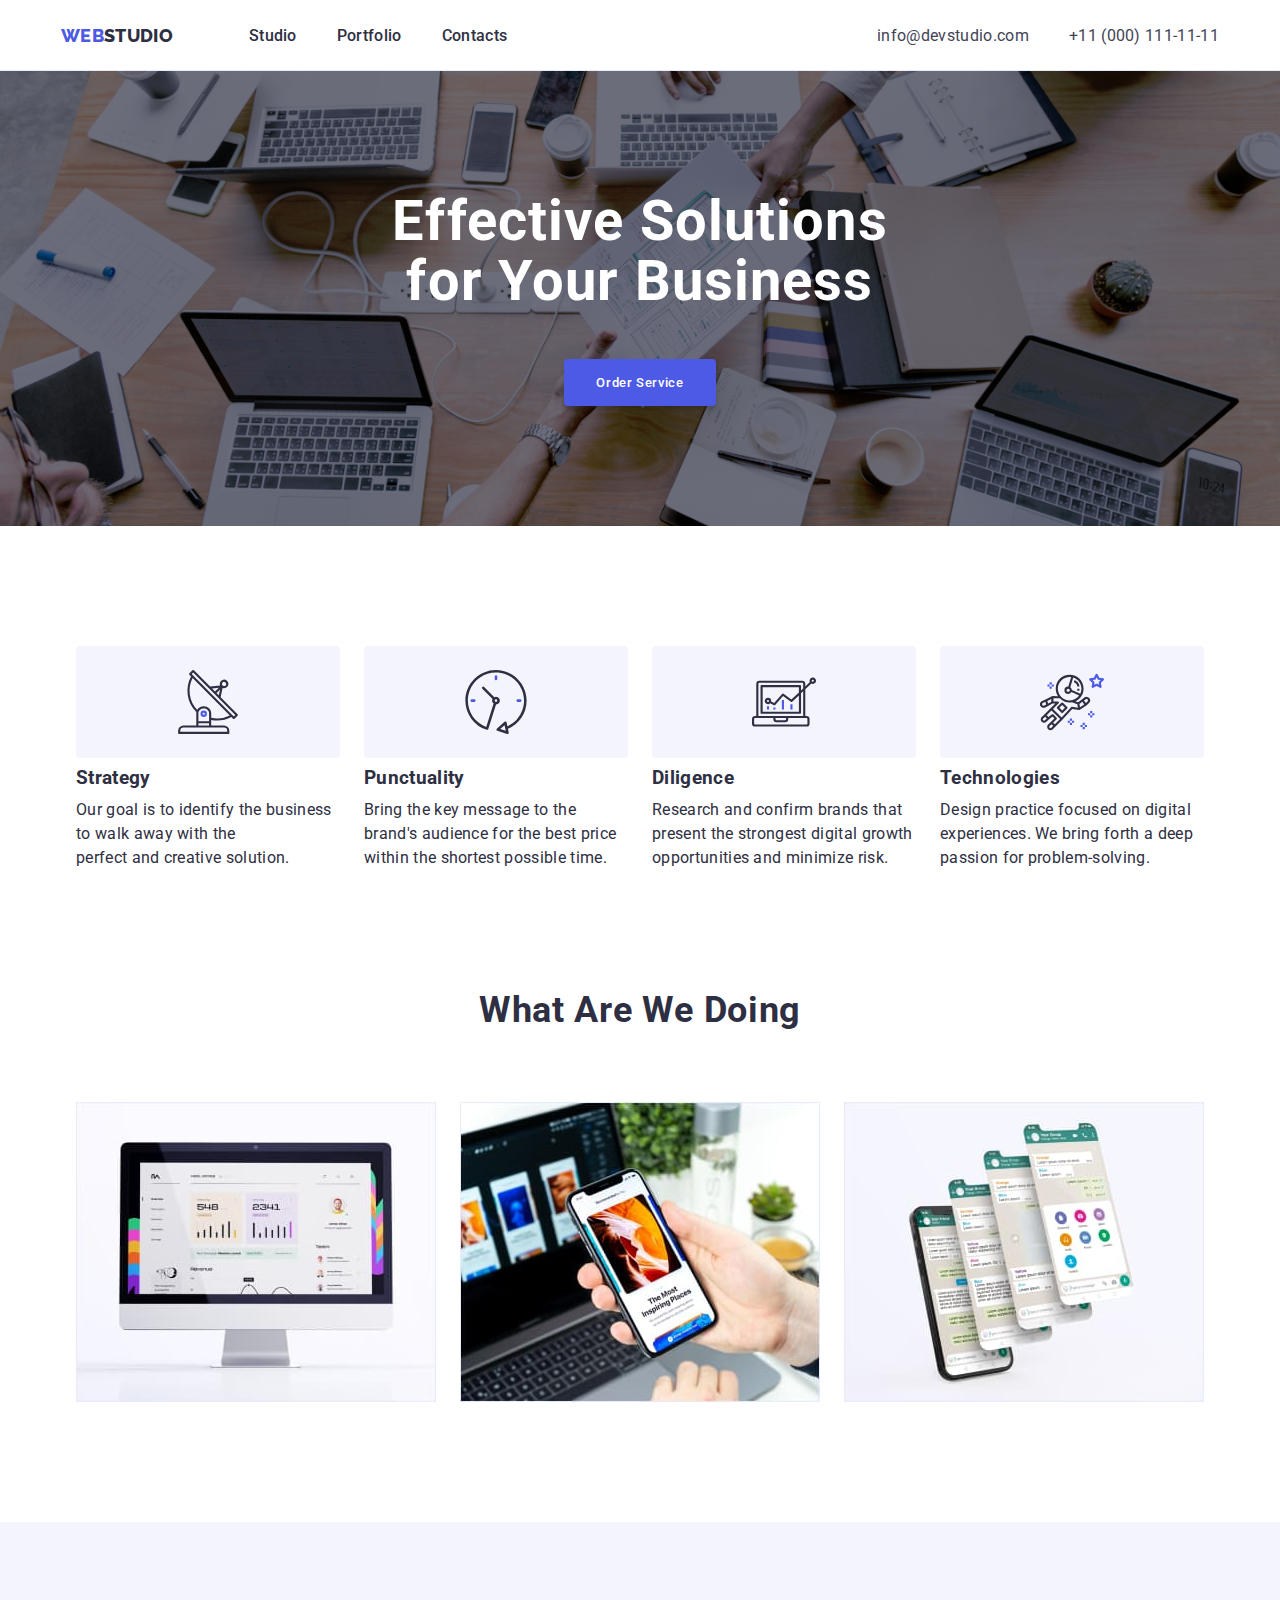
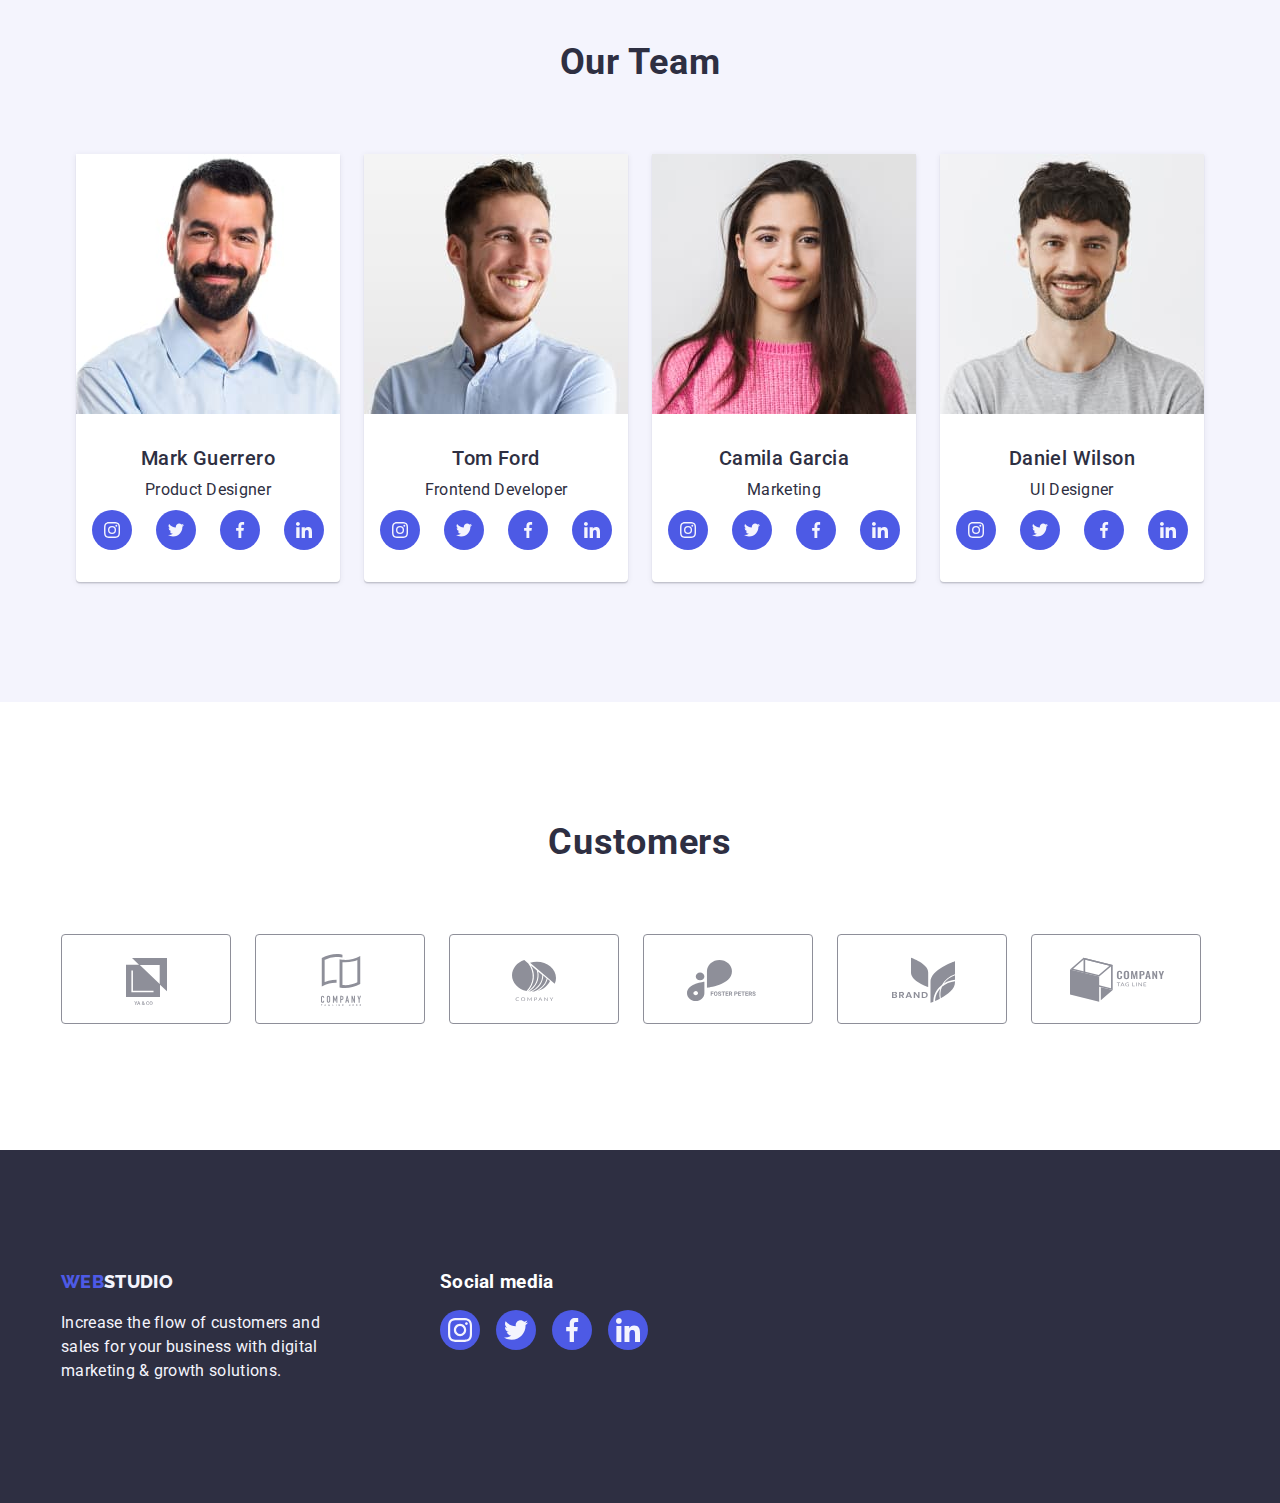
<file: index.html>
<!DOCTYPE html>
<html lang="en">
  <head>
    <title>WEBSTUDIO</title>
    <meta charset="UTF-8" />
    <meta name="description" content="website creator" />
    <link rel="stylesheet" href="css/styles.css" />
    <link rel="preconnect" href="https://fonts.googleapis.com" />
    <link rel="preconnect" href="https://fonts.gstatic.com" crossorigin />
    <link
      href="https://fonts.googleapis.com/css2?family=Raleway:wght@800&family=Roboto:wght@400;500;700&display=swap"
      rel="stylesheet"
    />
  </head>
  <body>
    <!-- header section-->
    <header class="header">
      <div class="header-container">
        <nav class="nav">
          <a
            class="nav-logo"
            href="https://luciiifr.github.io/goit-markup-hw-04/"
            ><span class="nav-logo-span">WEB</span>STUDIO</a
          >
          <ul class="nav-list">
            <li class="nav-list-item">
              <a
                class="nav-link"
                href="https://luciiifr.github.io/goit-markup-hw-04/"
                >Studio</a
              >
            </li>
            <li class="nav-list-item">
              <a class="nav-link" href="./portfolio">Portfolio</a>
            </li>
            <li class="nav-list-item">
              <a class="nav-link" href="/">Contacts</a>
            </li>
          </ul>
        </nav>
        <address class="address">
          <ul class="address-list">
            <li class="address-list-item">
              <a class="address-link" href="mailto:info@devstudio.com"
                >info@devstudio.com</a
              >
            </li>
            <li class="address-list-item">
              <a class="address-link" href="tel:+110001111111"
                >+11 (000) 111-11-11</a
              >
            </li>
          </ul>
        </address>
      </div>
    </header>
    <!-- main section -->
    <main>
      <!-- hero section -->
      <section class="hero">
        <div class="container hero-container">
          <h1 class="hero-heading">
            Effective Solutions <br />
            for Your Business
          </h1>
          <button class="hero-button" type="button">Order Service</button>
        </div>
      </section>
      <!-- about section -->
      <section class="about">
        <div class="container about-container">
          <h2 hidden></h2>
          <ul class="about-list">
            <li class="about-list-item">
              <svg class="about-item-icon">
                <use href="./images/icons.svg#antenna" />
              </svg>
              <h3 class="about-item-heading">Strategy</h3>
              <p class="about-item-description">
                Our goal is to identify the business <br />
                to walk away with the <br />
                perfect and creative solution.
              </p>
            </li>
            <li class="about-list-item">
              <svg class="about-item-icon">
                <use href="./images/icons.svg#clock" />
              </svg>
              <h3 class="about-item-heading">Punctuality</h3>
              <p class="about-item-description">
                Bring the key message to the <br />
                brand's audience for the best price <br />
                within the shortest possible time.
              </p>
            </li>
            <li class="about-list-item">
              <svg class="about-item-icon">
                <use href="./images/icons.svg#diagram" />
              </svg>
              <h3 class="about-item-heading">Diligence</h3>
              <p class="about-item-description">
                Research and confirm brands that <br />
                present the strongest digital growth <br />
                opportunities and minimize risk.
              </p>
            </li>
            <li class="about-list-item">
              <svg class="about-item-icon">
                <use href="./images/icons.svg#astronaut" />
              </svg>
              <h3 class="about-item-heading">Technologies</h3>
              <p class="about-item-description">
                Design practice focused on digital <br />
                experiences. We bring forth a deep <br />
                passion for problem-solving.
              </p>
            </li>
          </ul>
        </div>
      </section>
      <!-- service section -->
      <section class="service">
        <div class="container">
          <h2 class="service-heading">What Are We Doing</h2>
          <ul class="service-list">
            <li class="service-list-item">
              <img
                class="service-item-image"
                src="images/section2-img-01.jpg"
                alt="A computer monitor"
                width="360"
                height="300"
              />
            </li>
            <li class="service-list-item">
              <img
                class="service-item-image"
                src="images/section2-img-02.jpg"
                alt="A phone with multiple screens"
                width="360"
                height="300"
              />
            </li>
            <li class="service-list-item">
              <img
                class="service-item-image"
                src="images/section2-img-03.jpg"
                alt="Hand helding a phone"
                width="360"
                height="300"
              />
            </li>
          </ul>
        </div>
      </section>
      <!-- team section -->
      <section class="team">
        <div class="container">
          <h2 class="team-heading">Our Team</h2>
          <ul class="team-list">
            <div class="team-card">
              <li class="team-list-item">
                <img
                  class="team-item-image"
                  src="images/team-img-01.jpg"
                  alt="Portrait of Mark Guerrero"
                  width="264"
                  height="260"
                />
                <div class="team-card-content">
                  <h3 class="team-item-heading">Mark Guerrero</h3>
                  <p class="team-item-description">Product Designer</p>
                  <ul class="team-socmed">
                    <li class="team-socmed-item">
                      <a href="https://www.instagram.com/" target="_blank">
                        <svg class="team-socmed-icon">
                          <use
                            class="socmed-icon-use"
                            href="./images/icons.svg#instagram-01"
                          />
                        </svg>
                      </a>
                    </li>
                    <li class="team-socmed-item">
                      <a href="https://twitter.com/" target="_blank">
                        <svg class="team-socmed-icon">
                          <use href="./images/icons.svg#twitter-01" />
                        </svg>
                      </a>
                    </li>
                    <li class="team-socmed-item">
                      <a href="https://www.facebook.com/" target="_blank">
                        <svg class="team-socmed-icon">
                          <use href="./images/icons.svg#facebook-01" />
                        </svg>
                      </a>
                    </li>
                    <li class="team-socmed-item">
                      <a href="https://www.linkedin.com/" target="_blank">
                        <svg class="team-socmed-icon">
                          <use href="./images/icons.svg#linkedin-01" />
                        </svg>
                      </a>
                    </li>
                  </ul>
                </div>
              </li>
            </div>
            <div class="team-card">
              <li class="team-list-item">
                <img
                  class="team-item-image"
                  src="images/team-img-02.jpg"
                  alt="Portrait of Tom Ford"
                  width="264"
                  height="260"
                />
                <div class="team-card-content">
                  <h3 class="team-item-heading">Tom Ford</h3>
                  <p class="team-item-description">Frontend Developer</p>
                  <ul class="team-socmed">
                    <li class="team-socmed-item">
                      <a href="https://www.instagram.com/" target="_blank">
                        <svg class="team-socmed-icon">
                          <use
                            class="socmed-icon-use"
                            href="./images/icons.svg#instagram-01"
                          />
                        </svg>
                      </a>
                    </li>
                    <li class="team-socmed-item">
                      <a href="https://twitter.com/" target="_blank">
                        <svg class="team-socmed-icon">
                          <use href="./images/icons.svg#twitter-01" />
                        </svg>
                      </a>
                    </li>
                    <li class="team-socmed-item">
                      <a href="https://www.facebook.com/" target="_blank">
                        <svg class="team-socmed-icon">
                          <use href="./images/icons.svg#facebook-01" />
                        </svg>
                      </a>
                    </li>
                    <li class="team-socmed-item">
                      <a href="https://www.linkedin.com/" target="_blank">
                        <svg class="team-socmed-icon">
                          <use href="./images/icons.svg#linkedin-01" />
                        </svg>
                      </a>
                    </li>
                  </ul>
                </div>
              </li>
            </div>
            <div class="team-card">
              <li class="team-list-item">
                <img
                  class="team-item-image"
                  src="images/team-img-03.jpg"
                  alt="Portrait of Camila Garcia"
                  width="264"
                  height="260"
                />
                <div class="team-card-content">
                  <h3 class="team-item-heading">Camila Garcia</h3>
                  <p class="team-item-description">Marketing</p>
                  <ul class="team-socmed">
                    <li class="team-socmed-item">
                      <a href="https://www.instagram.com/" target="_blank">
                        <svg class="team-socmed-icon">
                          <use
                            class="socmed-icon-use"
                            href="./images/icons.svg#instagram-01"
                          />
                        </svg>
                      </a>
                    </li>
                    <li class="team-socmed-item">
                      <a href="https://twitter.com/" target="_blank">
                        <svg class="team-socmed-icon">
                          <use href="./images/icons.svg#twitter-01" />
                        </svg>
                      </a>
                    </li>
                    <li class="team-socmed-item">
                      <a href="https://www.facebook.com/" target="_blank">
                        <svg class="team-socmed-icon">
                          <use href="./images/icons.svg#facebook-01" />
                        </svg>
                      </a>
                    </li>
                    <li class="team-socmed-item">
                      <a href="https://www.linkedin.com/" target="_blank">
                        <svg class="team-socmed-icon">
                          <use href="./images/icons.svg#linkedin-01" />
                        </svg>
                      </a>
                    </li>
                  </ul>
                </div>
              </li>
            </div>
            <div class="team-card">
              <li class="team-list-item">
                <img
                  class="team-item-image"
                  src="images/team-img-04.jpg"
                  alt="Portrait of Daniel Wilson"
                  width="264"
                  height="260"
                />
                <div class="team-card-content">
                  <h3 class="team-item-heading">Daniel Wilson</h3>
                  <p class="team-item-description">UI Designer</p>
                  <ul class="team-socmed">
                    <li class="team-socmed-item">
                      <a href="https://www.instagram.com/" target="_blank">
                        <svg class="team-socmed-icon">
                          <use
                            class="socmed-icon-use"
                            href="./images/icons.svg#instagram-01"
                          />
                        </svg>
                      </a>
                    </li>
                    <li class="team-socmed-item">
                      <a href="https://twitter.com/" target="_blank">
                        <svg class="team-socmed-icon">
                          <use href="./images/icons.svg#twitter-01" />
                        </svg>
                      </a>
                    </li>
                    <li class="team-socmed-item">
                      <a href="https://www.facebook.com/" target="_blank">
                        <svg class="team-socmed-icon">
                          <use href="./images/icons.svg#facebook-01" />
                        </svg>
                      </a>
                    </li>
                    <li class="team-socmed-item">
                      <a href="https://www.linkedin.com/" target="_blank">
                        <svg class="team-socmed-icon">
                          <use href="./images/icons.svg#linkedin-01" />
                        </svg>
                      </a>
                    </li>
                  </ul>
                </div>
              </li>
            </div>
          </ul>
        </div>
      </section>
      <section class="customer">
        <div class="container">
          <h2 class="customer-heading">Customers</h2>
          <ul class="customer-list">
            <li class="customer-list-item">
              <a class="customer-item-link" href="/">
                <svg class="customer-item-icon">
                  <use href="./images/icons.svg#client-01" />
                </svg>
              </a>
            </li>
            <li class="customer-list-item">
              <a class="customer-item-link" href="/">
                <svg class="customer-item-icon">
                  <use href="./images/icons.svg#client-02" />
                </svg>
              </a>
            </li>
            <li class="customer-list-item">
              <a class="customer-item-link" href="/">
                <svg class="customer-item-icon">
                  <use href="./images/icons.svg#client-03" />
                </svg>
              </a>
            </li>
            <li class="customer-list-item">
              <a class="customer-item-link" href="/">
                <svg class="customer-item-icon">
                  <use href="./images/icons.svg#client-04" />
                </svg>
              </a>
            </li>
            <li class="customer-list-item">
              <a class="customer-item-link" href="">
                <svg class="customer-item-icon">
                  <use href="./images/icons.svg#client-05" />
                </svg>
              </a>
            </li>
            <li class="customer-list-item">
              <a class="customer-item-link" href="/">
                <svg class="customer-item-icon">
                  <use href="./images/icons.svg#client-06" />
                </svg>
              </a>
            </li>
          </ul>
        </div>
      </section>
    </main>
    <!-- footer section -->
    <footer class="footer">
      <div class="container footer-container">
        <div class="footer-info">
          <a
            class="footer-info-logo"
            href="https://luciiifr.github.io/goit-markup-hw-04/"
            ><span class="footer-logo-span">WEB</span>STUDIO</a
          >
          <p class="footer-info-description">
            Increase the flow of customers and <br />
            sales for your business with digital <br />
            marketing & growth solutions.
          </p>
        </div>
        <div class="footer-socmed">
          <h3 class="footer-socmed-heading">Social media</h3>
          <ul class="footer-socmed-list">
            <li class="footer-socmed-item">
              <a
                class="footer-socmed-link"
                href="https://www.instagram.com/"
                target="_blank"
              >
                <svg class="footer-socmed-icon">
                  <use href="./images/icons.svg#instagram-02" />
                </svg>
              </a>
            </li>
            <li class="footer-socmed-item">
              <a
                class="footer-socmed-link"
                href="https://www.twitter.com/"
                target="_blank"
              >
                <svg class="footer-socmed-icon">
                  <use href="./images/icons.svg#twitter-02" />
                </svg>
              </a>
            </li>
            <li class="footer-socmed-item">
              <a
                class="footer-socmed-link"
                href="https://www.facebook.com/"
                target="_blank"
              >
                <svg class="footer-socmed-icon">
                  <use href="./images/icons.svg#facebook-02" />
                </svg>
              </a>
            </li>
            <li class="footer-socmed-item">
              <a
                class="footer-socmed-link"
                href="https://www.linkein.com/"
                target="_blank"
              >
                <svg class="footer-socmed-icon">
                  <use href="./images/icons.svg#linkedin-02" />
                </svg>
              </a>
            </li>
          </ul>
        </div>
      </div>
    </footer>
  </body>
</html>
</file>
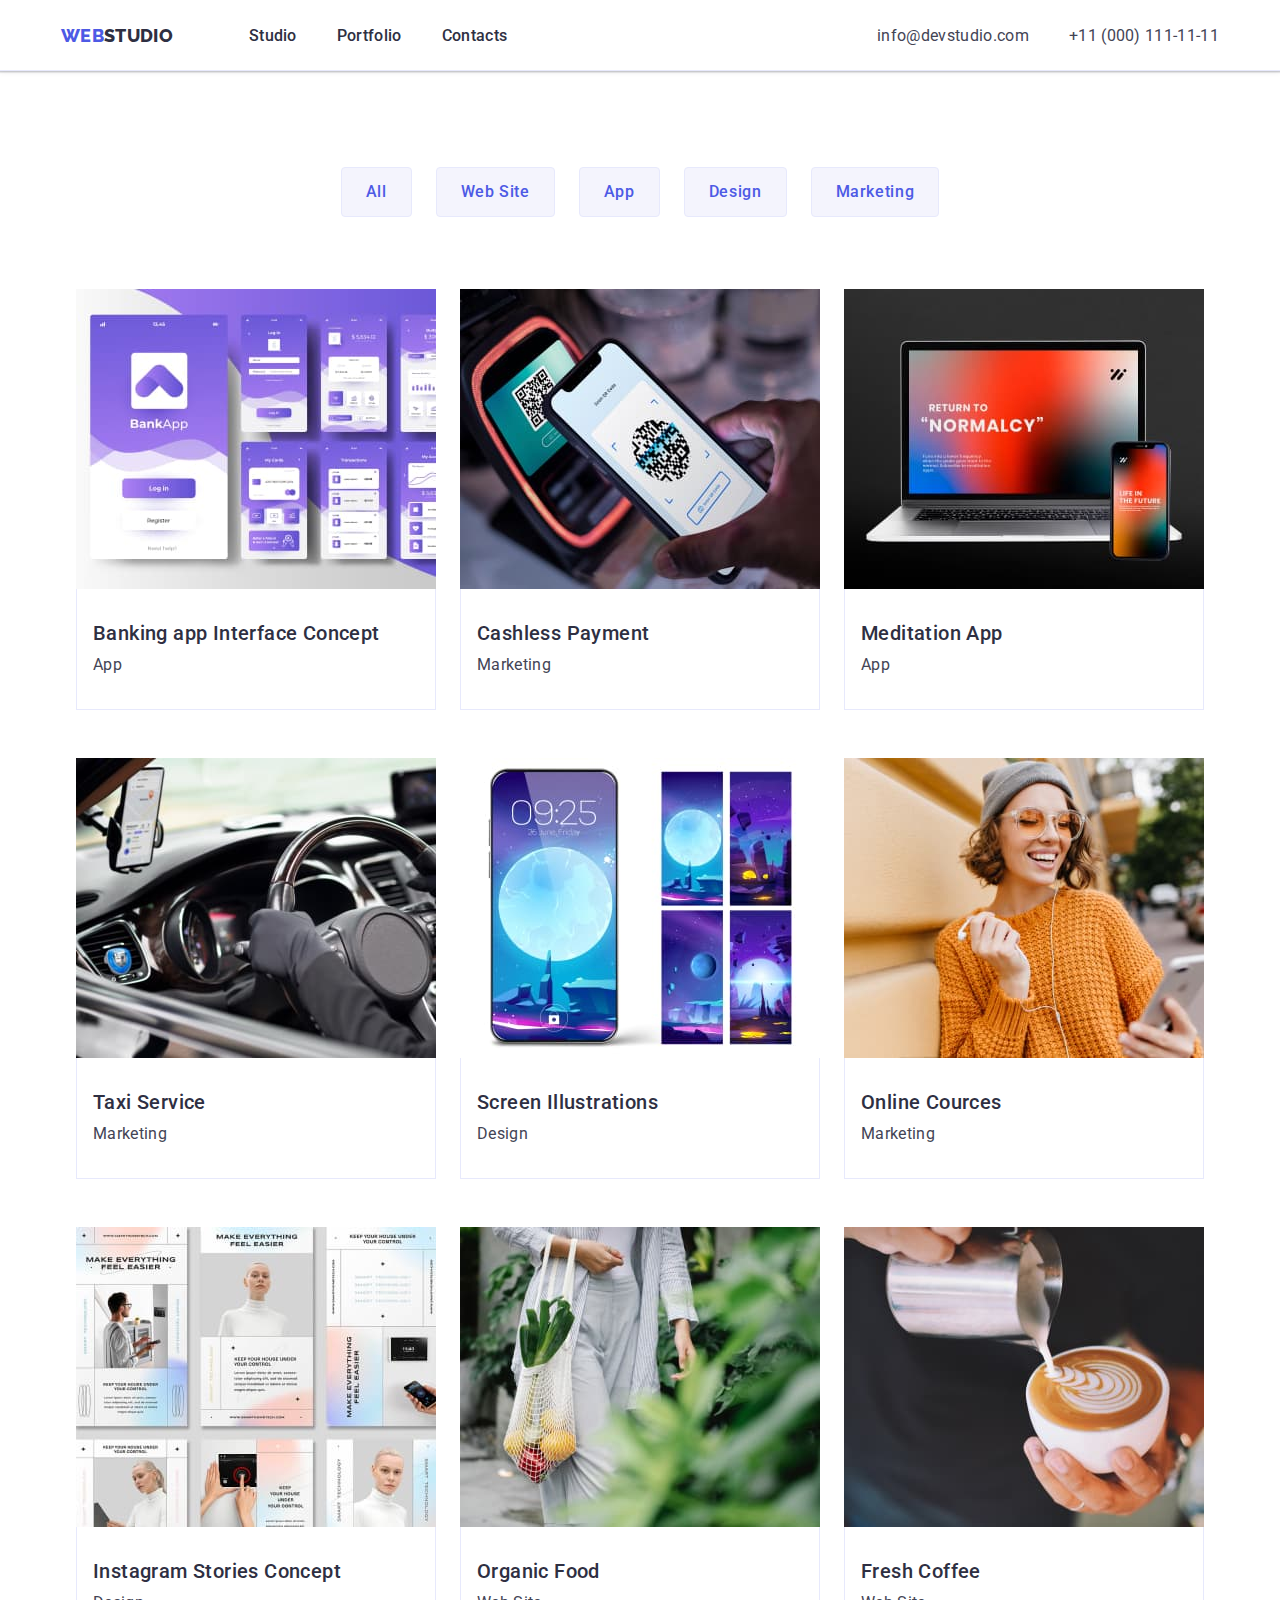
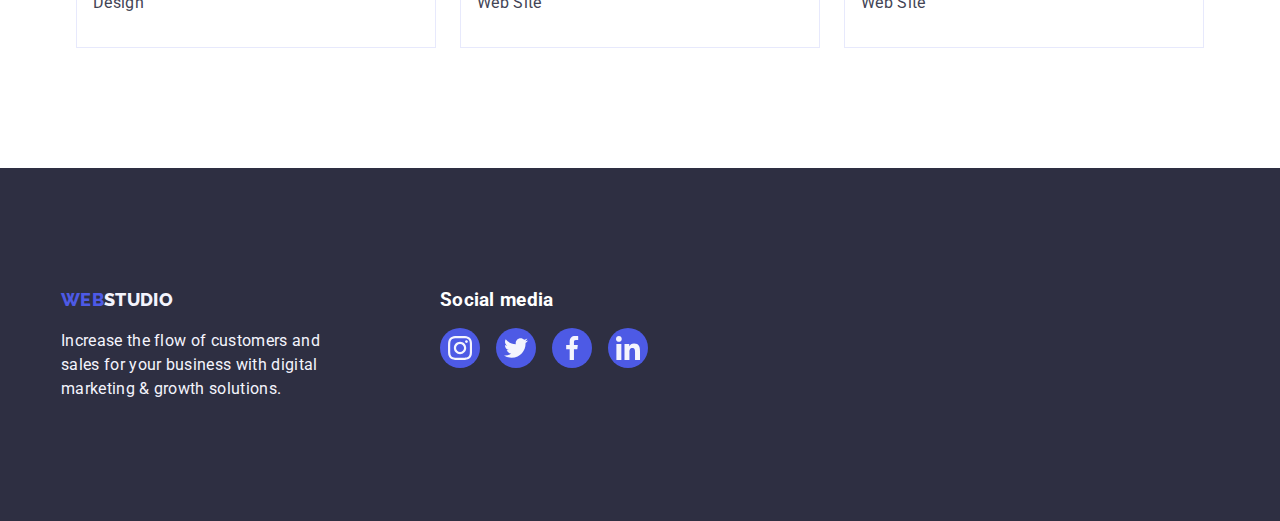
<file: portfolio.html>
<!DOCTYPE html>
<html lang="en">
  <head>
    <title>PORTFOLIO</title>
    <meta charset="UTF-8" />
    <meta name="description" content="website creator" />
    <link rel="stylesheet" href="css/styles.css" />
    <link rel="preconnect" href="https://fonts.googleapis.com" />
    <link rel="preconnect" href="https://fonts.gstatic.com" crossorigin />
    <link
      href="https://fonts.googleapis.com/css2?family=Raleway:wght@800&family=Roboto:wght@400;500;700&display=swap"
      rel="stylesheet"
    />
  </head>
  <body>
    <!-- header section-->
    <header class="header">
      <div class="header-container">
        <nav class="nav">
          <a
            class="nav-logo"
            href="https://luciiifr.github.io/goit-markup-hw-04/"
            ><span class="nav-logo-span">WEB</span>STUDIO</a
          >
          <ul class="nav-list">
            <li class="nav-list-item">
              <a
                class="nav-link"
                href="https://luciiifr.github.io/goit-markup-hw-04/"
                >Studio</a
              >
            </li>
            <li class="nav-list-item">
              <a class="nav-link" href="./portfolio">Portfolio</a>
            </li>
            <li class="nav-list-item">
              <a class="nav-link" href="/">Contacts</a>
            </li>
          </ul>
        </nav>
        <address class="address">
          <ul class="address-list">
            <li class="address-list-item">
              <a class="address-link" href="mailto:info@devstudio.com"
                >info@devstudio.com</a
              >
            </li>
            <li class="address-list-item">
              <a class="address-link" href="tel:+110001111111"
                >+11 (000) 111-11-11</a
              >
            </li>
          </ul>
        </address>
      </div>
    </header>
    <main>
      <!-- filter section -->
      <section class="filter">
        <div class="container filter-container">
          <h2 hidden></h2>
          <ul class="filter-list">
            <li class="filter-list-item">
              <button class="filter-item-button">All</button>
            </li>
            <li class="filter-list-item">
              <button class="filter-item-button">Web Site</button>
            </li>
            <li class="filter-list-item">
              <button class="filter-item-button">App</button>
            </li>
            <li class="filter-list-item">
              <button class="filter-item-button">Design</button>
            </li>
            <li class="filter-list-item">
              <button class="filter-item-button">Marketing</button>
            </li>
          </ul>
        </div>
      </section>
      <!-- portfolios section -->
      <section class="portfolio">
        <div class="container portfolio-container">
          <ul class="portfolio-list">
            <li class="portfolio-list-item">
              <img
                class="portfolio-item-image"
                src="images/project-card-01.jpg"
                alt="Banking app Interface Concept"
                width="360"
                height="300"
              />
              <div class="portfolio-item-content">
                <h3 class="portfolio-item-heading">
                  Banking app Interface Concept
                </h3>
                <p class="portfolio-item-description">App</p>
              </div>
            </li>
            <li class="portfolio-list-item">
              <img
                class="portfolio-item-image"
                src="images/project-card-02.jpg"
                alt="Cashless Payment"
                width="360"
                height="300"
              />
              <div class="portfolio-item-content">
                <h3 class="portfolio-item-heading">Cashless Payment</h3>
                <p class="portfolio-item-description">Marketing</p>
              </div>
            </li>
            <li class="portfolio-list-item">
              <img
                class="portfolio-item-image"
                src="images/project-card-03.jpg"
                alt="Meditaion App"
                width="360"
                height="300"
              />
              <div class="portfolio-item-content">
                <h3 class="portfolio-item-heading">Meditation App</h3>
                <p class="portfolio-item-description">App</p>
              </div>
            </li>
            <li class="portfolio-list-item">
              <img
                class="portfolio-item-image"
                src="images/project-card-04.jpg"
                alt="Taxi Service"
                width="360"
                height="300"
              />
              <div class="portfolio-item-content">
                <h3 class="portfolio-item-heading">Taxi Service</h3>
                <p class="portfolio-item-description">Marketing</p>
              </div>
            </li>
            <li class="portfolio-list-item">
              <img
                class="portfolio-item-image"
                src="images/project-card-05.jpg"
                alt="Screen Illustrations"
                width="360"
                height="300"
              />
              <div class="portfolio-item-content">
                <h3 class="portfolio-item-heading">Screen Illustrations</h3>
                <p class="portfolio-item-description">Design</p>
              </div>
            </li>
            <li class="portfolio-list-item">
              <img
                class="portfolio-item-image"
                src="images/project-card-06.jpg"
                alt="Online Cources"
                width="360"
                height="300"
              />
              <div class="portfolio-item-content">
                <h3 class="portfolio-item-heading">Online Cources</h3>
                <p class="portfolio-item-description">Marketing</p>
              </div>
            </li>
            <li class="portfolio-list-item">
              <img
                class="portfolio-item-image"
                src="images/project-card-07.jpg"
                alt="Instagram Stories Concept"
                width="360"
                height="300"
              />
              <div class="portfolio-item-content">
                <h3 class="portfolio-item-heading">
                  Instagram Stories Concept
                </h3>
                <p class="portfolio-item-description">Design</p>
              </div>
            </li>
            <li class="portfolio-list-item">
              <img
                class="portfolio-item-image"
                src="images/project-card-08.jpg"
                alt="Organic Food"
                width="360"
                height="300"
              />
              <div class="portfolio-item-content">
                <h3 class="portfolio-item-heading">Organic Food</h3>
                <p class="portfolio-item-description">Web Site</p>
              </div>
            </li>
            <li class="portfolio-list-item">
              <img
                class="portfolio-item-image"
                src="images/project-card-09.jpg"
                alt="Fresh Coffee"
                width="360"
                height="300"
              />
              <div class="portfolio-item-content">
                <h3 class="portfolio-item-heading">Fresh Coffee</h3>
                <p class="portfolio-item-description">Web Site</p>
              </div>
            </li>
          </ul>
        </div>
      </section>
    </main>
    <!-- footer section -->
    <footer class="footer">
      <div class="container footer-container">
        <div class="footer-info">
          <a
            class="footer-info-logo"
            href="https://luciiifr.github.io/goit-markup-hw-04/"
            ><span class="footer-logo-span">WEB</span>STUDIO</a
          >
          <p class="footer-info-description">
            Increase the flow of customers and <br />
            sales for your business with digital <br />
            marketing & growth solutions.
          </p>
        </div>
        <div class="footer-socmed">
          <h3 class="footer-socmed-heading">Social media</h3>
          <ul class="footer-socmed-list">
            <li class="footer-socmed-item">
              <a
                class="footer-socmed-link"
                href="https://www.instagram.com/"
                target="_blank"
              >
                <svg class="footer-socmed-icon">
                  <use href="./images/icons.svg#instagram-02" />
                </svg>
              </a>
            </li>
            <li class="footer-socmed-item">
              <a
                class="footer-socmed-link"
                href="https://www.twitter.com/"
                target="_blank"
              >
                <svg class="footer-socmed-icon">
                  <use href="./images/icons.svg#twitter-02" />
                </svg>
              </a>
            </li>
            <li class="footer-socmed-item">
              <a
                class="footer-socmed-link"
                href="https://www.facebook.com/"
                target="_blank"
              >
                <svg class="footer-socmed-icon">
                  <use href="./images/icons.svg#facebook-02" />
                </svg>
              </a>
            </li>
            <li class="footer-socmed-item">
              <a
                class="footer-socmed-link"
                href="https://www.linkein.com/"
                target="_blank"
              >
                <svg class="footer-socmed-icon">
                  <use href="./images/icons.svg#linkedin-02" />
                </svg>
              </a>
            </li>
          </ul>
        </div>
      </div>
    </footer>
  </body>
</html>
</file>
<file: css/styles.css>
* {
  margin: 0;
  padding: 0;
  box-sizing: border-box;
}

body {
  font-family: "roboto", sans-serif;
  color: var(--navyblue-color);
  font-size: 16px;
  font-style: normal;
  font-weight: 400;
  line-height: 24px;
  letter-spacing: 0.32px;
}

img {
  display: block;
  max-width: 100%;
  height: auto;
}

h1,
h2,
h3,
h4,
h5,
h6,
p,
ul {
  margin: 0;
  padding: 0;
}

a {
  text-decoration: none;
  color: inherit;
}

:root {
  --black-color: #000;
  --white-color: #ffffff;
  --cloud-color: #f4f4fd;
  --cornflower-color: #e7e9fc;
  --navyblue-color: #2e2f42;
  --slate-color: #434455;
  --lightslate-color: #8e8f99;
  --iris-color: #4d5ae5;
  --ocean-color: #404bbf;
  --green-color: #31d0aa;
}

/* section containers */
.header {
  border-bottom: 1px solid var(--cornflower-color);
  box-shadow: 0px 1px 6px 0px rgba(46, 47, 66, 0.08),
    0px 1px 1px 0px rgba(46, 47, 66, 0.16),
    0px 2px 1px 0px rgba(46, 47, 66, 0.08);
}

.header-container {
  width: 1158px;
  padding: 24px 0 21.5px 0;
  margin: auto;
  display: flex;
  align-items: center;
  justify-content: space-between;
}

.hero-container {
  padding: 188px 0;
}

.container {
  width: 1158px;
  margin: 0 auto;
  padding: 120px 0;
}

.about-container {
  padding-bottom: 0px;
}

/* WEBSTUDIO logo link */
.nav {
  display: flex;
  gap: 76px;
}

.nav-logo {
  color: var(--navyblue-color);
  font-family: "Raleway";
  font-size: 18px;
  font-weight: 800;
  text-transform: uppercase;
}

.nav-logo-span {
  color: var(--iris-color);
}

/* navigation links */
.nav-list {
  list-style: none;
  color: var(--navyblue-color);
  font-weight: 500;
  line-height: 24px;
  display: inline-flex;
  column-gap: 40px;
}

.nav-link {
  position: relative;
}

.nav-link::after {
  content: "";
  position: absolute;
  background-color: var(--ocean-color);
  border-radius: 2px;
  height: 4px;
  width: 0;
  left: 0;
  bottom: -25.5px;
}

.nav-link:hover::after {
  width: 100%;
  transition: width 0.2s linear;
}

.nav-link:hover {
  color: var(--ocean-color);
}

/* address links */
.address-list {
  list-style: none;
  color: var(--slate-color);
  font-family: "roboto";
  font-style: normal;
  display: inline-flex;
  column-gap: 40px;
}

.address-link:hover {
  color: var(--ocean-color);
}

/* hero section */
.hero {
  background: var(--GREY, rgba(46, 47, 66, 0.7));
  background-image: url(../images/hero-img.jpg);
  background-repeat: no-repeat;
  background-position: center;
  background-blend-mode: darken;
  background-size: cover;
}

.hero-container-content {
  margin: 0 315px;
  display: inline-flex;
  flex-direction: column;
  align-items: center;
  padding-top: 188px;
  padding-bottom: 188px;
}

.hero-heading {
  color: var(--white-color);
  text-align: center;
  font-size: 56px;
  font-weight: 700;
  line-height: 60px;
  letter-spacing: 1.12px;
  margin-bottom: 48px;
}

.hero-button {
  color: var(--white-color);
  background-color: var(--iris-color);
  box-shadow: 0px 4px 4px 0px rgba(0, 0, 0, 0.15);
  font-family: "roboto", sans-serif;
  font-weight: 500;
  letter-spacing: 0.64px;
  border-radius: 4px;
  border: 0;
  padding: 16px 32px;
  display: block;
  margin: 0 auto;
  cursor: pointer;
  transition: 0.5s;
}

.hero-button:hover {
  background-color: var(--ocean-color);
}

/* about section */
.about-list {
  list-style: none;
  display: flex;
  column-gap: 24px;
  justify-content: center;
}

.about-list-item {
  display: inline-flex;
  flex-direction: column;
  row-gap: 8px;
}
.about-item-icon {
  width: 264px;
  height: 112px;
  padding: 24px 100px;
  background-color: var(--cloud-color);
  border-radius: 4px;
}

.about-heading {
  font-size: 20px;
  font-weight: 500;
  line-height: 24px;
  letter-spacing: 0.4px;
}

.about-description {
  color: var(--color-slate);
  font-size: 16px;
  line-height: 24px;
  letter-spacing: 0.32px;
}

/* service section */
.service-heading {
  text-align: center;
  font-size: 36px;
  font-weight: 700;
  line-height: 40px;
  letter-spacing: 0.72px;
  text-transform: capitalize;
}

.service-list {
  list-style: none;
  display: flex;
  align-items: flex-start;
  column-gap: 24px;
  margin-top: 72px;
  justify-content: center;
}

/* team section */
.team {
  background-color: var(--cloud-color);
}

.team-heading {
  text-align: center;
  font-size: 36px;
  font-weight: 700;
  line-height: 40px;
  letter-spacing: 0.72px;
  text-transform: capitalize;
}

.team-list {
  list-style: none;
  display: flex;
  column-gap: 24px;
  margin-top: 72px;
  justify-content: center;
}

.team-card {
  background-color: var(--white-color);
  border-radius: 0px 0px 4px 4px;
  box-shadow: 0px 2px 1px 0px rgba(46, 47, 66, 0.08),
    0px 1px 1px 0px rgba(46, 47, 66, 0.16),
    0px 1px 6px 0px rgba(46, 47, 66, 0.08);
}

.team-card-content {
  display: flex;
  flex-direction: column;
  row-gap: 8px;
  padding: 32px 0px;
}

.team-item-heading {
  text-align: center;
  font-size: 20px;
  font-weight: 500;
  line-height: 24px;
  letter-spacing: 0.4px;
}

.team-item-description {
  text-align: center;
  font-size: 16px;
  line-height: 24px;
  letter-spacing: 0.32px;
}

.team-socmed {
  list-style: none;
  text-decoration: none;
  display: flex;
  flex-direction: row;
  column-gap: 24px;
  justify-content: center;
}

.team-socmed-item {
  background-color: var(--iris-color);
  border-radius: 20px;
  width: 40px;
  height: 40px;
  transition: 0.5s;
}

.team-socmed-item:hover {
  background-color: var(--ocean-color);
}

.team-socmed-icon {
  fill: var(--cloud-color);
  width: 40px;
  height: 40px;
  padding: 12px 12px;
}

/* customer section */
.customer-heading {
  text-align: center;
  font-size: 36px;
  font-weight: 700;
  line-height: 40px;
  letter-spacing: 0.72px;
  text-transform: capitalize;
  margin-bottom: 72px;
}

.customer-list {
  display: inline-flex;
  list-style: none;
  column-gap: 24px;
}

.customer-list-item {
  border-radius: 4px;
  border: 1px solid var(--lightslate-color);
  transition: 0.5s;
}

.customer-list-item:hover {
  border-color: var(--ocean-color);
}

.customer-item-link {
  color: var(--lightslate-color);
  display: block;
  width: 168px;
  height: 88px;
}

.customer-list-item:hover .customer-item-link {
  color: var(--ocean-color);
}

.customer-item-icon {
  width: 168px;
  height: 88px;
  padding: 16px 32px;
  fill: currentColor;
  transition: 0.5s;
}

/* footer section */
.footer {
  background-color: var(--navyblue-color);
}

.footer-container {
  display: flex;
  column-gap: 120px;
}

.footer-info {
  display: flex;
  flex-direction: column;
  row-gap: 17.5px;
}

.footer-info-logo {
  color: var(--cloud-color);
  text-decoration: none;
  font-family: "raleway", sans-serif;
  font-size: 18px;
  font-weight: 800;
  text-transform: uppercase;
}

.footer-logo-span {
  color: var(--iris-color);
}

.footer-info-description {
  color: var(--cloud-color);
}

.footer-socmed {
  display: flex;
  flex-direction: column;
  color: var(--white-color);
  font-weight: 500;
  row-gap: 16px;
}

.footer-socmed-list {
  display: inline-flex;
  flex-direction: row;
  column-gap: 16px;
  list-style: none;
}

.footer-socmed-item {
  width: 40px;
  height: 40px;
  background-color: var(--iris-color);
  border-radius: 20px;
  transition: 0.5s;
}

.footer-socmed-item:hover {
  background-color: var(--green-color);
}

.footer-socmed-icon {
  width: 40px;
  height: 40px;
  padding: 8px 8px;
  fill: var(--cloud-color);
}

/* portfolio.html */
/* containers */
.filter-container {
  padding-top: 96px;
  padding-bottom: 72px;
}

.portfolio-container {
  padding: 0 0 120px 0;
}

/* filter section */
.filter-list {
  list-style: none;
  display: flex;
  column-gap: 24px;
  justify-content: center;
}

.filter-item-button {
  color: var(--iris-color);
  font-family: "roboto", sans-serif;
  font-size: 16px;
  font-weight: 500;
  line-height: 24px;
  letter-spacing: 0.64px;
  background-color: var(--cloud-color);
  border-radius: 4px;
  border: 1px solid var(--cornflower-color);
  padding: 12px 24px;
  transition: 0.5s;
}

.filter-item-button:hover {
  cursor: pointer;
  background-color: var(--ocean-color);
  border: 1px solid var(--ocean-color);
  color: var(--white-color);
  box-shadow: 0px 2px 2px 0px rgba(0, 0, 0, 0.12),
    0px 2px 1px 0px rgba(0, 0, 0, 0.08), 0px 3px 1px 0px rgba(0, 0, 0, 0.1);
}

/* portfolios section */
.portfolio-list {
  list-style: none;
  display: flex;
  flex-wrap: wrap;
  column-gap: 24px;
  row-gap: 48px;
  justify-content: center;
}

.portfolio-list-item {
  display: flex;
  width: 360px;
  flex-direction: column;
  background-color: var(--white-color);
}

.portfolio-list-item:hover {
  cursor: pointer;
  box-shadow: 0px 2px 1px 0px rgba(46, 47, 66, 0.08),
    0px 1px 1px 0px rgba(46, 47, 66, 0.16),
    0px 1px 6px 0px rgba(46, 47, 66, 0.08);
}

.portfolio-item-content {
  width: 100%;
  padding: 32px 16px;
  border: 1px solid var(--cornflower-color);
  border-top: unset;
}

.portfolio-item-heading {
  font-size: 20px;
  font-weight: 500;
  line-height: 24px;
  letter-spacing: 0.4px;
  margin-bottom: 8px;
}

.portfolio-item-description {
  color: var(--slate-color);
  font-size: 16px;
  line-height: 24px;
  letter-spacing: 0.32px;
}
</file>
